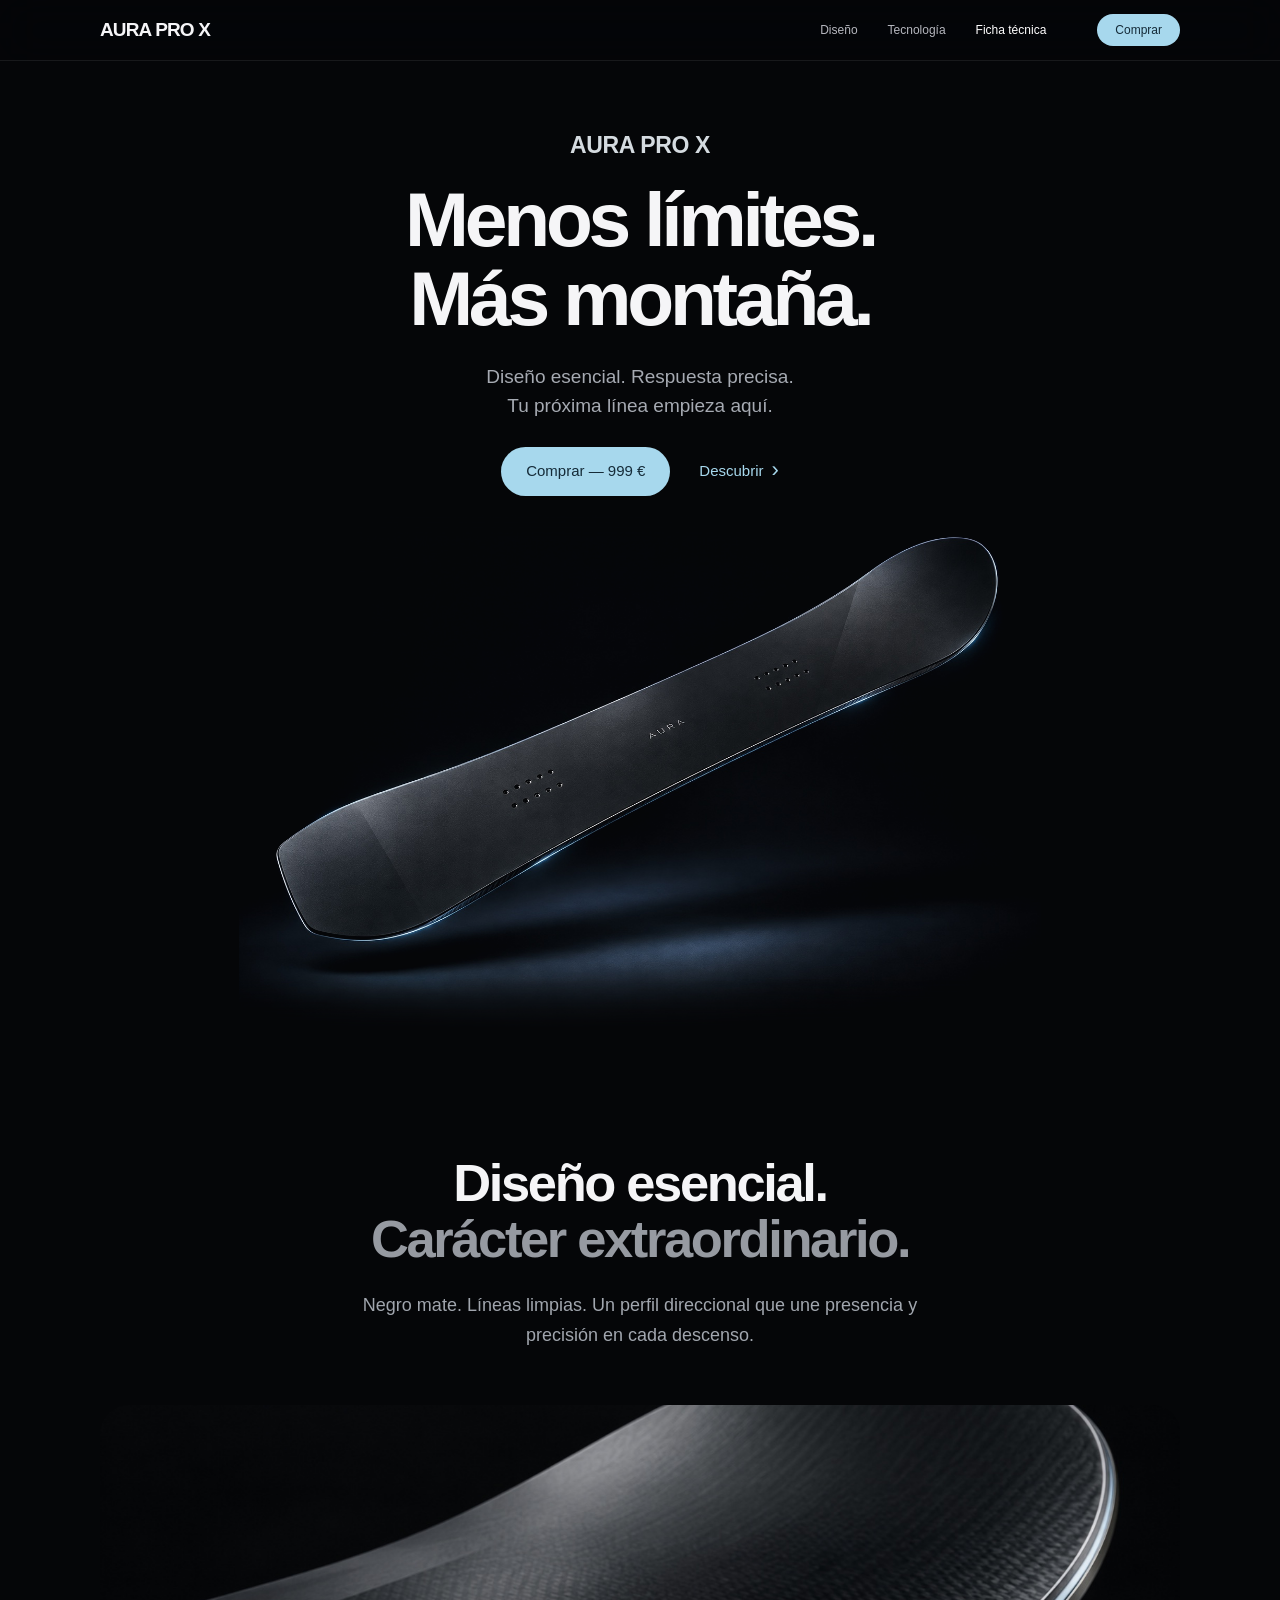
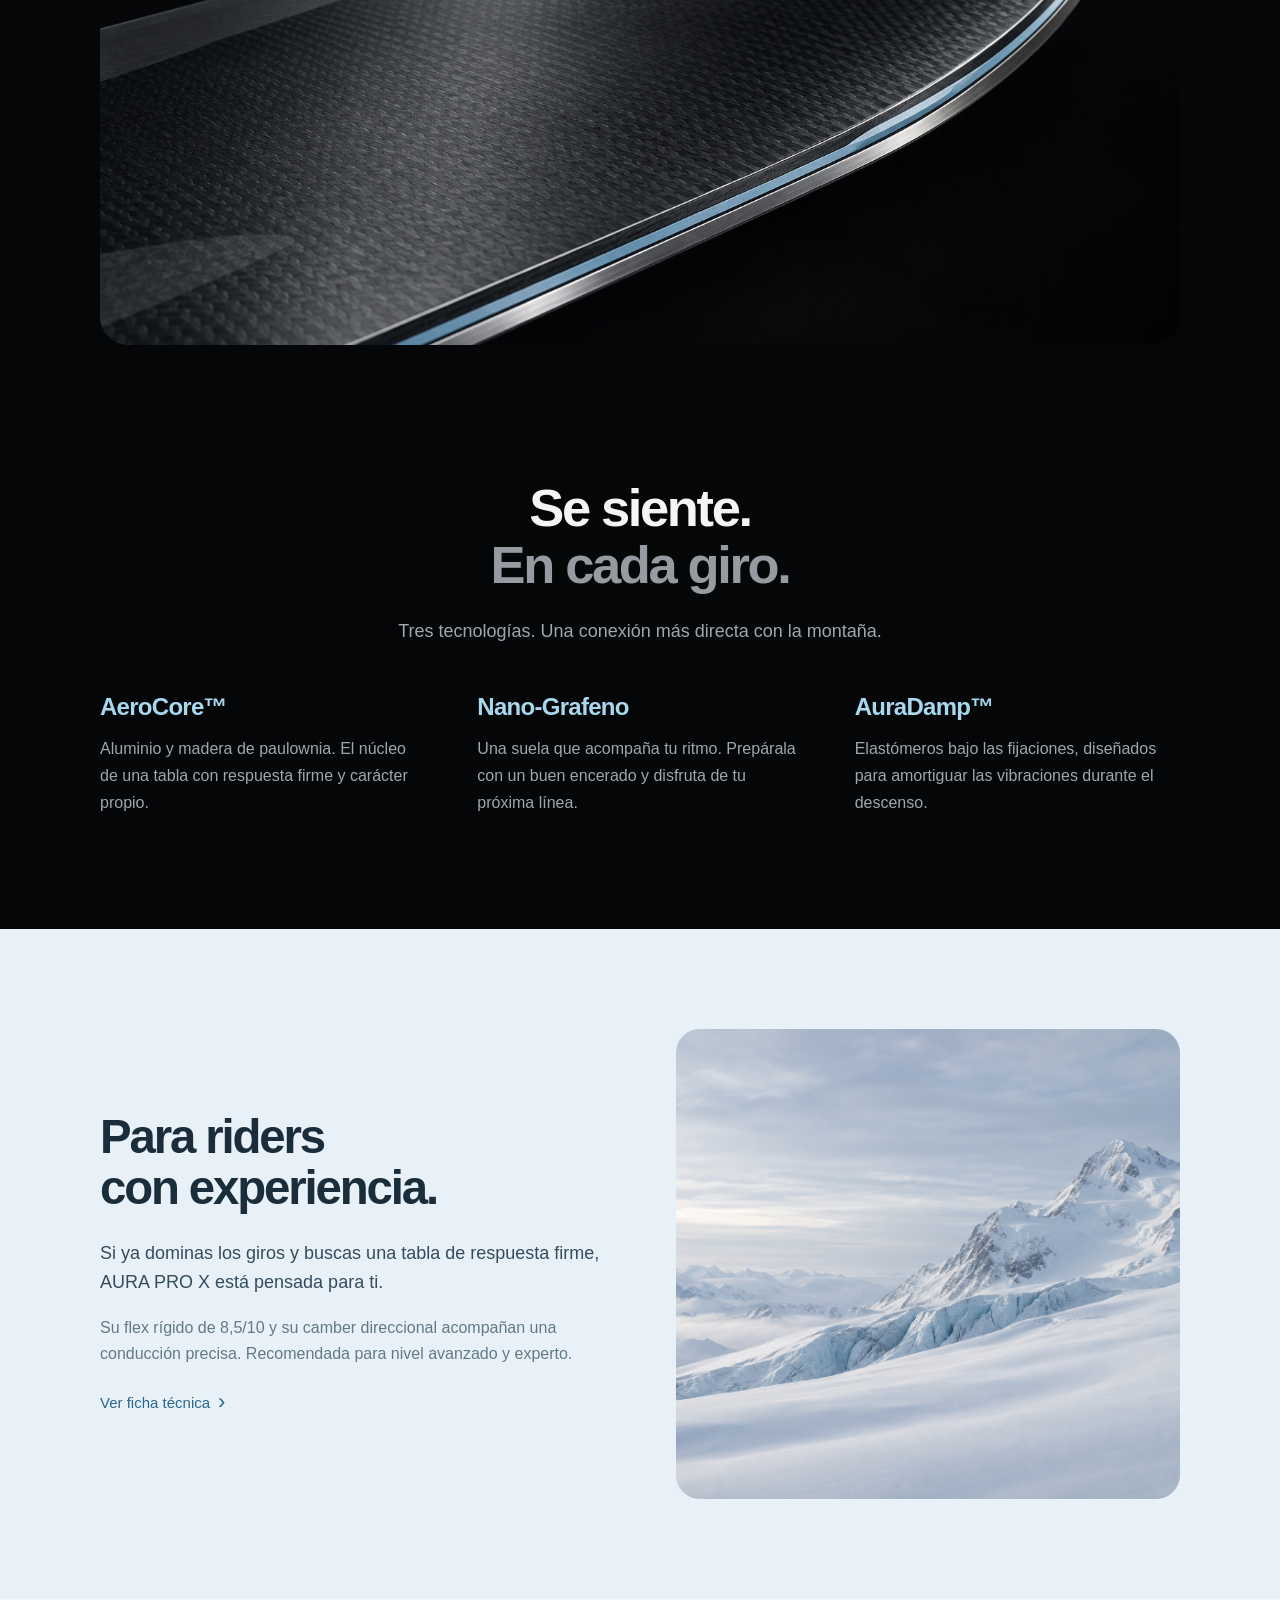
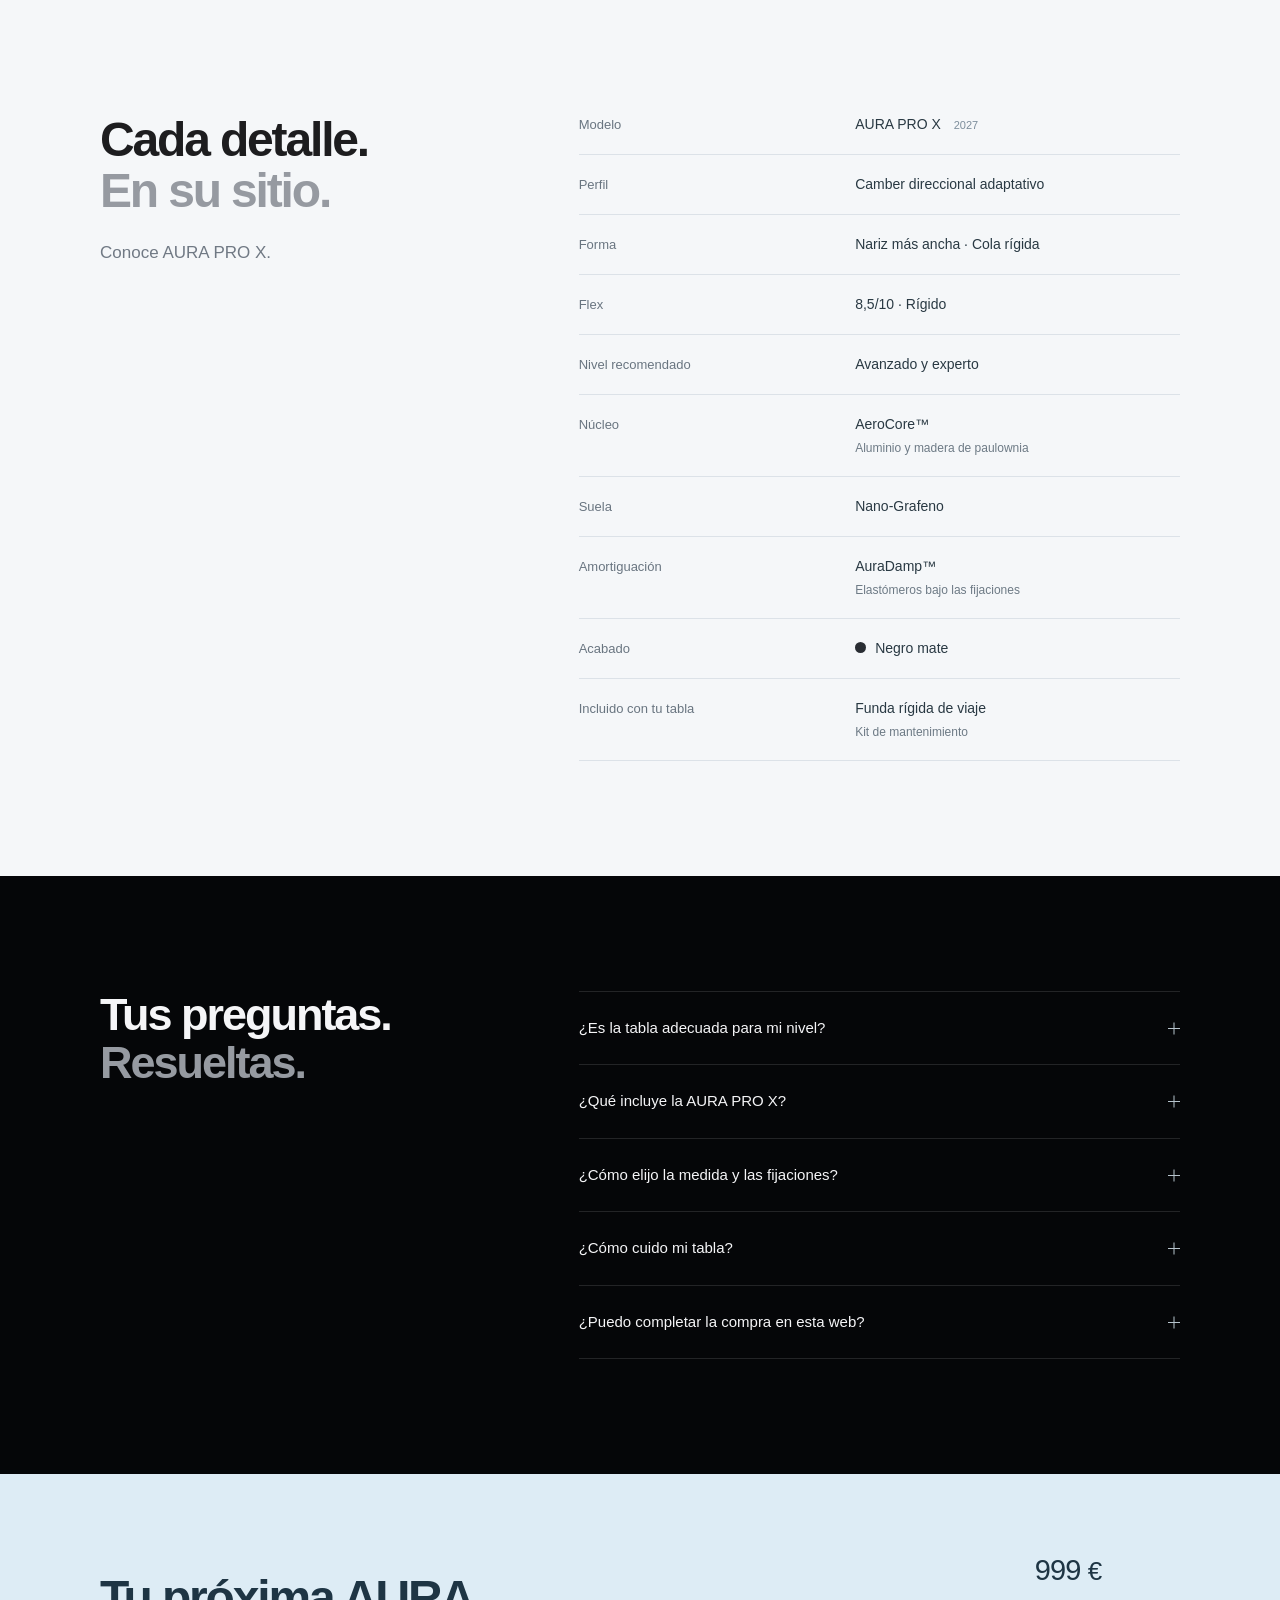
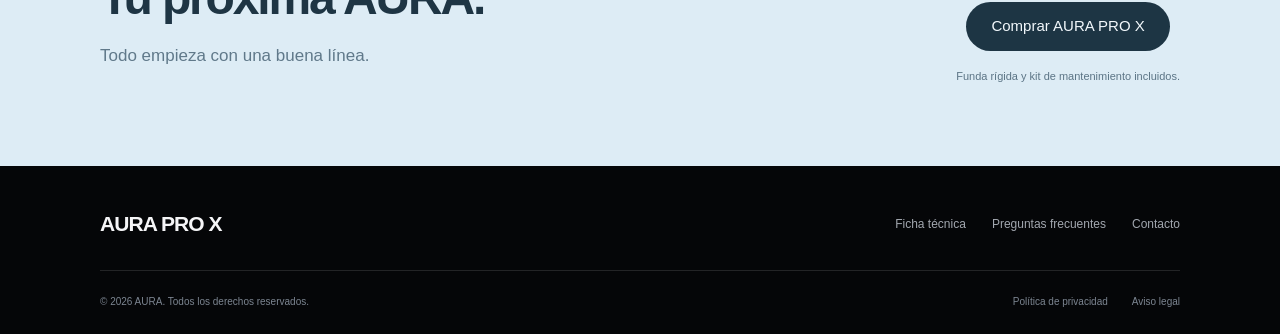
<file: index.html>
<!doctype html>
<html lang="es">
  <head>
    <meta charset="UTF-8" />
    <meta name="viewport" content="width=device-width, initial-scale=1.0" />
    <meta name="theme-color" content="#050608" />
    <meta
      name="description"
      content="Descubre AURA PRO X 2027: snowboard de camber direccional, flex rígido y acabado negro mate. Encuentra tu próxima línea."
    />
    <title>AURA PRO X — Menos límites. Más montaña.</title>
    <link rel="icon" href="assets/aura-mark.svg" type="image/svg+xml" />
    <link
      rel="preload"
      href="assets/aura-studio.jpg"
      as="image"
      fetchpriority="high"
    />
    <link href="css/bootstrap.min.css" rel="stylesheet" />
    <link rel="stylesheet" href="css/style.css" />
  </head>
  <body class="aura-home" data-bs-theme="dark">
    <a class="skip-link" href="#main">Saltar al contenido</a>
    <svg
      class="icon-library"
      xmlns="http://www.w3.org/2000/svg"
      aria-hidden="true"
    >
      <symbol id="i-arrow" viewBox="0 0 24 24">
        <path d="M4 12h15M13 5l7 7-7 7" />
      </symbol>
      <symbol id="i-diagonal" viewBox="0 0 24 24">
        <path d="M6 18 18 6M6 6h12v12" />
      </symbol>
      <symbol id="i-bag" viewBox="0 0 24 24">
        <path d="M5 7h14l1 14H4L5 7Z" />
        <path d="M9 8V6a3 3 0 0 1 6 0v2" />
      </symbol>
      <symbol id="i-close" viewBox="0 0 24 24">
        <path d="m6 6 12 12M6 18 18 6" />
      </symbol>
      <symbol id="i-check" viewBox="0 0 24 24">
        <path d="m5 12 4 4L19 6" />
      </symbol>
      <symbol id="i-mountain" viewBox="0 0 24 24">
        <path d="m2 20 8-15 5 9 3-5 5 11H2Z" />
        <path d="m7 11 3 2 3-2" />
      </symbol>
      <symbol id="i-box" viewBox="0 0 24 24">
        <path d="m3 7 9-4 9 4v10l-9 4-9-4V7Zm0 0 9 4 9-4M12 11v10M7 5l10 4" />
      </symbol>
      <symbol id="i-shield" viewBox="0 0 24 24">
        <path d="m12 3 8 3v6c0 5-8 9-8 9s-8-4-8-9V6l8-3Z" />
        <path d="m8 12 3 3 5-6" />
      </symbol>
    </svg>
    <nav
      id="navbar"
      class="navbar navbar-expand-lg fixed-top blur-header"
      aria-label="Navegación principal"
    >
      <div class="container-fluid page-width nav-inner">
        <a class="brand" href="#hero" aria-label="AURA PRO X, inicio"
          >AURA PRO X</a
        >
        <button
          class="navbar-toggler"
          type="button"
          data-bs-toggle="collapse"
          data-bs-target="#navbarNav"
          aria-controls="navbarNav"
          aria-expanded="false"
          aria-label="Abrir menú"
        >
          <span class="menu-lines" aria-hidden="true"></span>
        </button>
        <div class="collapse navbar-collapse" id="navbarNav">
          <ul class="navbar-nav mx-auto">
            <li class="nav-item">
              <a class="nav-link" data-section-link href="#design">Diseño</a>
            </li>
            <li class="nav-item">
              <a class="nav-link" data-section-link href="#tech">Tecnología</a>
            </li>
            <li class="nav-item">
              <a class="nav-link" data-section-link href="#specs"
                >Ficha técnica</a
              >
            </li>
          </ul>
        </div>
        <div class="nav-purchase">
          <button
            type="button"
            class="button button-small button-light"
            data-bs-toggle="modal"
            data-bs-target="#checkoutModal"
          >
            Comprar
          </button>
        </div>
      </div>
    </nav>
    <main id="main">
      <section class="hero" id="hero" aria-labelledby="heroTitle">
        <div class="page-width hero-content">
          <p class="eyebrow reveal">AURA PRO X</p>
          <h1 id="heroTitle" class="reveal delay-1">
            Menos límites.<br />Más montaña.
          </h1>
          <p class="hero-description reveal delay-2">
            Diseño esencial. Respuesta precisa.<br />Tu próxima línea empieza
            aquí.
          </p>
          <div class="hero-actions reveal delay-3">
            <button
              type="button"
              class="button button-accent"
              data-bs-toggle="modal"
              data-bs-target="#checkoutModal"
            >
              Comprar — 999 €
            </button>
            <a class="text-link" href="#design">Descubrir</a>
          </div>
        </div>
        <img
          class="hero-image"
          src="assets/aura-studio.jpg"
          alt="Snowboard AURA PRO X en negro mate con detalles azul glaciar"
          width="1536"
          height="1024"
          fetchpriority="high"
        />
      </section>
      <section
        class="section-space page-width"
        id="design"
        aria-labelledby="designTitle"
      >
        <div class="section-heading reveal">
          <h2 id="designTitle">
            Diseño esencial.<br /><span class="text-muted-aura"
              >Carácter extraordinario.</span
            >
          </h2>
          <p>
            Negro mate. Líneas limpias. Un perfil direccional que une presencia
            y precisión en cada descenso.
          </p>
        </div>
        <figure class="design-photo reveal">
          <img
            src="assets/aura-detail.jpg"
            alt="Detalle de la superficie negra mate y el canto azul glaciar de AURA PRO X"
            width="1536"
            height="1024"
            loading="lazy"
          />
        </figure>
      </section>
      <section
        class="technology-section section-space"
        id="tech"
        aria-labelledby="techTitle"
      >
        <div class="page-width">
          <div class="section-heading reveal">
            <h2 id="techTitle">
              Se siente.<br /><span class="text-muted-aura">En cada giro.</span>
            </h2>
            <p>Tres tecnologías. Una conexión más directa con la montaña.</p>
          </div>
          <div class="tech-grid">
            <article class="tech-card reveal">
              <div class="tech-copy">
                <h3>AeroCore™</h3>
                <p>
                  Aluminio y madera de paulownia. El núcleo de una tabla con
                  respuesta firme y carácter propio.
                </p>
              </div>
            </article>
            <article class="tech-card reveal delay-1">
              <div class="tech-copy">
                <h3>Nano-Grafeno</h3>
                <p>
                  Una suela que acompaña tu ritmo. Prepárala con un buen
                  encerado y disfruta de tu próxima línea.
                </p>
              </div>
            </article>
            <article class="tech-card reveal delay-2">
              <div class="tech-copy">
                <h3>AuraDamp™</h3>
                <p>
                  Elastómeros bajo las fijaciones, diseñados para amortiguar las
                  vibraciones durante el descenso.
                </p>
              </div>
            </article>
          </div>
        </div>
      </section>
      <section
        class="terrain-section"
        id="gallery"
        aria-labelledby="galleryTitle"
      >
        <div class="page-width terrain-layout">
          <div class="terrain-copy reveal">
            <h2 id="galleryTitle">Para riders<br />con experiencia.</h2>
            <p>
              Si ya dominas los giros y buscas una tabla de respuesta firme,
              AURA PRO X está pensada para ti.
            </p>
            <p class="rider-detail">
              Su flex rígido de 8,5/10 y su camber direccional acompañan una
              conducción precisa. Recomendada para nivel avanzado y experto.
            </p>
            <a class="text-link" href="#specs">Ver ficha técnica</a>
          </div>
          <figure class="terrain-photo reveal delay-1">
            <img
              src="assets/glacier-landscape.jpg"
              alt="Laderas nevadas y relieve de un glaciar alpino"
              width="1536"
              height="1024"
              loading="lazy"
            />
          </figure>
        </div>
      </section>
      <section
        class="specs-section section-space"
        id="specs"
        aria-labelledby="specsTitle"
      >
        <div class="page-width specs-layout">
          <div class="specs-intro reveal">
            <h2 id="specsTitle">
              Cada detalle.<br /><span class="text-muted-aura"
                >En su sitio.</span
              >
            </h2>
            <p>Conoce AURA PRO X.</p>
          </div>
          <dl class="spec-table reveal delay-1">
            <div>
              <dt>Modelo</dt>
              <dd>AURA PRO X <span class="spec-pill">2027</span></dd>
            </div>
            <div>
              <dt>Perfil</dt>
              <dd>Camber direccional adaptativo</dd>
            </div>
            <div>
              <dt>Forma</dt>
              <dd>Nariz más ancha · Cola rígida</dd>
            </div>
            <div>
              <dt>Flex</dt>
              <dd>8,5/10 · Rígido</dd>
            </div>
            <div>
              <dt>Nivel recomendado</dt>
              <dd>Avanzado y experto</dd>
            </div>
            <div>
              <dt>Núcleo</dt>
              <dd>AeroCore™<small>Aluminio y madera de paulownia</small></dd>
            </div>
            <div>
              <dt>Suela</dt>
              <dd>Nano-Grafeno</dd>
            </div>
            <div>
              <dt>Amortiguación</dt>
              <dd>AuraDamp™<small>Elastómeros bajo las fijaciones</small></dd>
            </div>
            <div>
              <dt>Acabado</dt>
              <dd>
                <span class="color-swatch" aria-hidden="true"></span>Negro mate
              </dd>
            </div>
            <div>
              <dt>Incluido con tu tabla</dt>
              <dd>Funda rígida de viaje<small>Kit de mantenimiento</small></dd>
            </div>
          </dl>
        </div>
      </section>
      <section
        class="faq-section section-space page-width"
        id="faq"
        aria-labelledby="faqTitle"
      >
        <div class="faq-intro reveal">
          <h2 id="faqTitle">
            Tus preguntas.<br /><span class="text-muted-aura">Resueltas.</span>
          </h2>
        </div>
        <div class="faq-list reveal">
          <details>
            <summary>
              ¿Es la tabla adecuada para mi nivel?<span
                aria-hidden="true"
              ></span>
            </summary>
            <p>
              AURA PRO X está pensada para riders avanzados y expertos. Su flex
              rígido de 8,5/10 ofrece una conducción firme y exige una técnica
              consolidada. Si estás empezando, una tabla más flexible puede
              adaptarse mejor a ti.
            </p>
          </details>
          <details>
            <summary>
              ¿Qué incluye la AURA PRO X?<span aria-hidden="true"></span>
            </summary>
            <p>
              Tu tabla incluye una funda rígida de viaje y un kit de
              mantenimiento para cuidarla entre jornadas de nieve.
            </p>
          </details>
          <details>
            <summary>
              ¿Cómo elijo la medida y las fijaciones?<span
                aria-hidden="true"
              ></span>
            </summary>
            <p>
              Depende de tu peso, tu talla de bota y tu forma de deslizarte.
              Antes de comprar, confirma las medidas disponibles y la
              compatibilidad de tus fijaciones con nuestro equipo.
            </p>
          </details>
          <details>
            <summary>
              ¿Cómo cuido mi tabla?<span aria-hidden="true"></span>
            </summary>
            <p>
              Sécala después de usarla y guárdala en un lugar seco. Revisa los
              cantos y las fijaciones con regularidad, y encera la suela según
              su estado y las condiciones de nieve.
            </p>
          </details>
          <details>
            <summary>
              ¿Puedo completar la compra en esta web?<span
                aria-hidden="true"
              ></span>
            </summary>
            <p>
              La compra online estará disponible próximamente. Por ahora puedes
              abrir la cesta y revisar tus datos. No se envía ningún pedido, no
              se guardan tus datos y no se realiza ningún cobro.
            </p>
          </details>
        </div>
      </section>
      <section class="buy-section" id="buy" aria-labelledby="buyTitle">
        <div class="page-width buy-inner reveal">
          <div>
            <h2 id="buyTitle">Tu próxima AURA.</h2>
            <p>Todo empieza con una buena línea.</p>
          </div>
          <div class="buy-action">
            <span class="buy-price">999 <span>€</span></span>
            <button
              type="button"
              class="button button-dark"
              data-bs-toggle="modal"
              data-bs-target="#checkoutModal"
            >
              Comprar AURA PRO X
            </button>
            <span class="buy-included"
              >Funda rígida y kit de mantenimiento incluidos.</span
            >
          </div>
        </div>
      </section>
    </main>
    <footer class="site-footer">
      <div class="page-width">
        <div class="footer-top">
          <a class="brand footer-brand" href="#hero">AURA PRO X</a>
          <div class="footer-links">
            <a href="#specs">Ficha técnica</a>
            <a href="#faq">Preguntas frecuentes</a>
            <button
              type="button"
              data-bs-toggle="modal"
              data-bs-target="#contactoModal"
            >
              Contacto
            </button>
          </div>
        </div>
        <div class="footer-bottom">
          <span>© 2026 AURA. Todos los derechos reservados.</span>
          <div>
            <a href="politicadeprivacidad.html">Política de privacidad</a>
            <a href="avisolegal.html">Aviso legal</a>
          </div>
        </div>
      </div>
    </footer>
    <div
      class="modal fade checkout-modal"
      id="checkoutModal"
      tabindex="-1"
      aria-labelledby="checkoutTitle"
      aria-describedby="checkoutNotice"
      aria-hidden="true"
    >
      <div class="modal-dialog modal-dialog-centered modal-xl">
        <div class="modal-content checkout-shell">
          <button
            type="button"
            class="modal-close"
            data-bs-dismiss="modal"
            aria-label="Cerrar cesta"
          >
            <svg class="icon" aria-hidden="true"><use href="#i-close" /></svg>
          </button>
          <aside class="order-summary" aria-label="Resumen de la cesta">
            <div class="cart-product-stage">
              <img
                src="assets/aura-studio.jpg"
                alt="AURA PRO X en negro mate con detalles azul glaciar"
                width="1536"
                height="1024"
              />
            </div>
            <div class="cart-product-title">
              <div>
                <h3>AURA PRO X</h3>
                <p>Negro mate · 1 unidad</p>
              </div>
              <strong>999 €</strong>
            </div>
            <div class="cart-includes">
              <span
                >Incluye funda rígida de viaje<br />y kit de
                mantenimiento.</span
              >
            </div>
            <div class="order-totals">
              <div><span>Subtotal · 1 artículo</span><span>999 €</span></div>
              <div><span>Envío</span><span>Por confirmar</span></div>
              <div class="order-total">
                <span>Precio del producto</span><strong>999 €</strong>
              </div>
            </div>
            <p class="summary-note">
              Sin pagos ni cargos en esta vista previa.
            </p>
          </aside>
          <div class="checkout-main">
            <div id="checkoutEntry">
              <h2 id="checkoutTitle">Tu cesta.</h2>
              <p class="checkout-intro">
                AURA PRO X. Lista para tu próxima línea.
              </p>
              <p class="preview-notice" id="checkoutNotice">
                Compra online próximamente. Puedes revisar tus datos; todavía no
                se enviará ningún pedido.
              </p>
              <form id="checkoutForm" novalidate>
                <fieldset>
                  <legend>Datos de contacto</legend>
                  <div class="form-grid">
                    <div class="form-field full-width">
                      <label for="fullName"
                        >Nombre y apellidos <span>*</span></label
                      ><input
                        id="fullName"
                        name="fullName"
                        type="text"
                        autocomplete="name"
                        placeholder="Tu nombre completo"
                        required
                        maxlength="100"
                        aria-describedby="fullName-error"
                      />
                      <p class="field-error" id="fullName-error"></p>
                    </div>
                    <div class="form-field">
                      <label for="email"
                        >Correo electrónico <span>*</span></label
                      ><input
                        id="email"
                        name="email"
                        type="email"
                        autocomplete="email"
                        placeholder="tu@email.com"
                        required
                        maxlength="254"
                        aria-describedby="email-error"
                      />
                      <p class="field-error" id="email-error"></p>
                    </div>
                    <div class="form-field">
                      <label for="phone"
                        >Teléfono
                        <span class="optional">(opcional)</span></label
                      ><input
                        id="phone"
                        name="phone"
                        type="tel"
                        autocomplete="tel"
                        placeholder="+34 600 000 000"
                        maxlength="30"
                        aria-describedby="phone-error"
                      />
                      <p class="field-error" id="phone-error"></p>
                    </div>
                  </div>
                </fieldset>
                <fieldset>
                  <legend>Dirección de envío</legend>
                  <div class="form-grid">
                    <div class="form-field full-width">
                      <label for="address">Dirección <span>*</span></label
                      ><input
                        id="address"
                        name="address"
                        type="text"
                        autocomplete="street-address"
                        placeholder="Calle, número, piso…"
                        required
                        maxlength="200"
                        aria-describedby="address-error"
                      />
                      <p class="field-error" id="address-error"></p>
                    </div>
                    <div class="form-field">
                      <label for="postalCode"
                        >Código postal <span>*</span></label
                      ><input
                        id="postalCode"
                        name="postalCode"
                        type="text"
                        autocomplete="postal-code"
                        placeholder="28001"
                        required
                        maxlength="12"
                        aria-describedby="postalCode-error"
                      />
                      <p class="field-error" id="postalCode-error"></p>
                    </div>
                    <div class="form-field">
                      <label for="city">Ciudad <span>*</span></label
                      ><input
                        id="city"
                        name="city"
                        type="text"
                        autocomplete="address-level2"
                        placeholder="Madrid"
                        required
                        maxlength="100"
                        aria-describedby="city-error"
                      />
                      <p class="field-error" id="city-error"></p>
                    </div>
                    <div class="form-field full-width">
                      <label for="country">País <span>*</span></label
                      ><input
                        id="country"
                        name="country"
                        type="text"
                        autocomplete="country-name"
                        value="España"
                        required
                        maxlength="80"
                        aria-describedby="country-error"
                      />
                      <p class="field-error" id="country-error"></p>
                    </div>
                  </div>
                </fieldset>
                <div class="consent-field">
                  <div class="consent-line">
                    <input
                      id="privacy"
                      name="privacy"
                      type="checkbox"
                      required
                      aria-describedby="privacy-error"
                    />
                    <div>
                      <label for="privacy"
                        >He leído y acepto la política de privacidad.
                        <span>*</span></label
                      ><a
                        href="politicadeprivacidad.html"
                        target="_blank"
                        rel="noopener"
                        >Leer la política de privacidad
                        <span class="visually-hidden"
                          >(se abre en una pestaña nueva)</span
                        ><span aria-hidden="true">↗</span></a
                      >
                    </div>
                  </div>
                  <p class="field-error" id="privacy-error"></p>
                </div>
                <button
                  type="submit"
                  class="button button-accent checkout-submit"
                >
                  Revisar mi selección
                  <svg class="icon" aria-hidden="true">
                    <use href="#i-arrow" />
                  </svg>
                </button>
                <p class="form-footnote">
                  * Campos obligatorios. Tus datos no se envían ni se guardan.
                </p>
              </form>
            </div>
            <div class="checkout-review" id="checkoutReview" hidden>
              <span class="review-check"
                ><svg class="icon" aria-hidden="true">
                  <use href="#i-check" /></svg
              ></span>
              <h2 id="reviewTitle" tabindex="-1">Tu selección está lista.</h2>
              <p>
                Revisa los datos que has introducido. Todavía no se ha realizado
                ningún pedido ni cobro.
              </p>
              <dl class="review-details">
                <div>
                  <dt>Nombre</dt>
                  <dd data-review="fullName"></dd>
                </div>
                <div>
                  <dt>Email</dt>
                  <dd data-review="email"></dd>
                </div>
                <div>
                  <dt>Teléfono</dt>
                  <dd data-review="phone"></dd>
                </div>
                <div>
                  <dt>Dirección</dt>
                  <dd>
                    <span data-review="address"></span><br /><span
                      data-review="postalCode"
                    ></span>
                    <span data-review="city"></span><br /><span
                      data-review="country"
                    ></span>
                  </dd>
                </div>
              </dl>
              <p class="preview-notice">
                Esta es una vista previa. La compra online aún no está
                disponible. Tus datos permanecen únicamente en este formulario
                hasta que recargues o cierres la página.
              </p>
              <button type="button" id="editOrder" class="button button-accent">
                Editar mis datos
                <svg class="icon" aria-hidden="true">
                  <use href="#i-arrow" />
                </svg></button
              ><button
                type="button"
                class="review-back"
                id="closeReview"
                data-bs-dismiss="modal"
              >
                Seguir explorando
              </button>
            </div>
          </div>
        </div>
      </div>
    </div>
    <div
      class="modal fade contact-modal"
      id="contactoModal"
      tabindex="-1"
      aria-labelledby="contactTitle"
      aria-hidden="true"
    >
      <div class="modal-dialog modal-dialog-centered">
        <div class="modal-content contact-content">
          <button
            type="button"
            class="modal-close"
            data-bs-dismiss="modal"
            aria-label="Cerrar contacto"
          >
            <svg class="icon" aria-hidden="true"><use href="#i-close" /></svg>
          </button>
          <p class="eyebrow muted">HABLEMOS DE TU PRÓXIMA LÍNEA</p>
          <h2 id="contactTitle">Estamos al otro lado.</h2>
          <p>¿Dudas sobre la tabla, las medidas o su cuidado? Escríbenos.</p>
          <a class="contact-email" href="mailto:hello@aurasports.com"
            >hello@aurasports.com
            <svg class="icon" aria-hidden="true">
              <use href="#i-diagonal" /></svg></a
          ><span class="contact-footnote"
            >Elige tu equipo con toda la información.</span
          >
        </div>
      </div>
    </div>
    <noscript
      ><div class="noscript-notice">
        Activa JavaScript para abrir la cesta y comprobar el formulario.
      </div></noscript
    >
    <script src="js/bootstrap.bundle.min.js"></script>
    <script src="js/script.js"></script>
  </body>
</html>
</file>
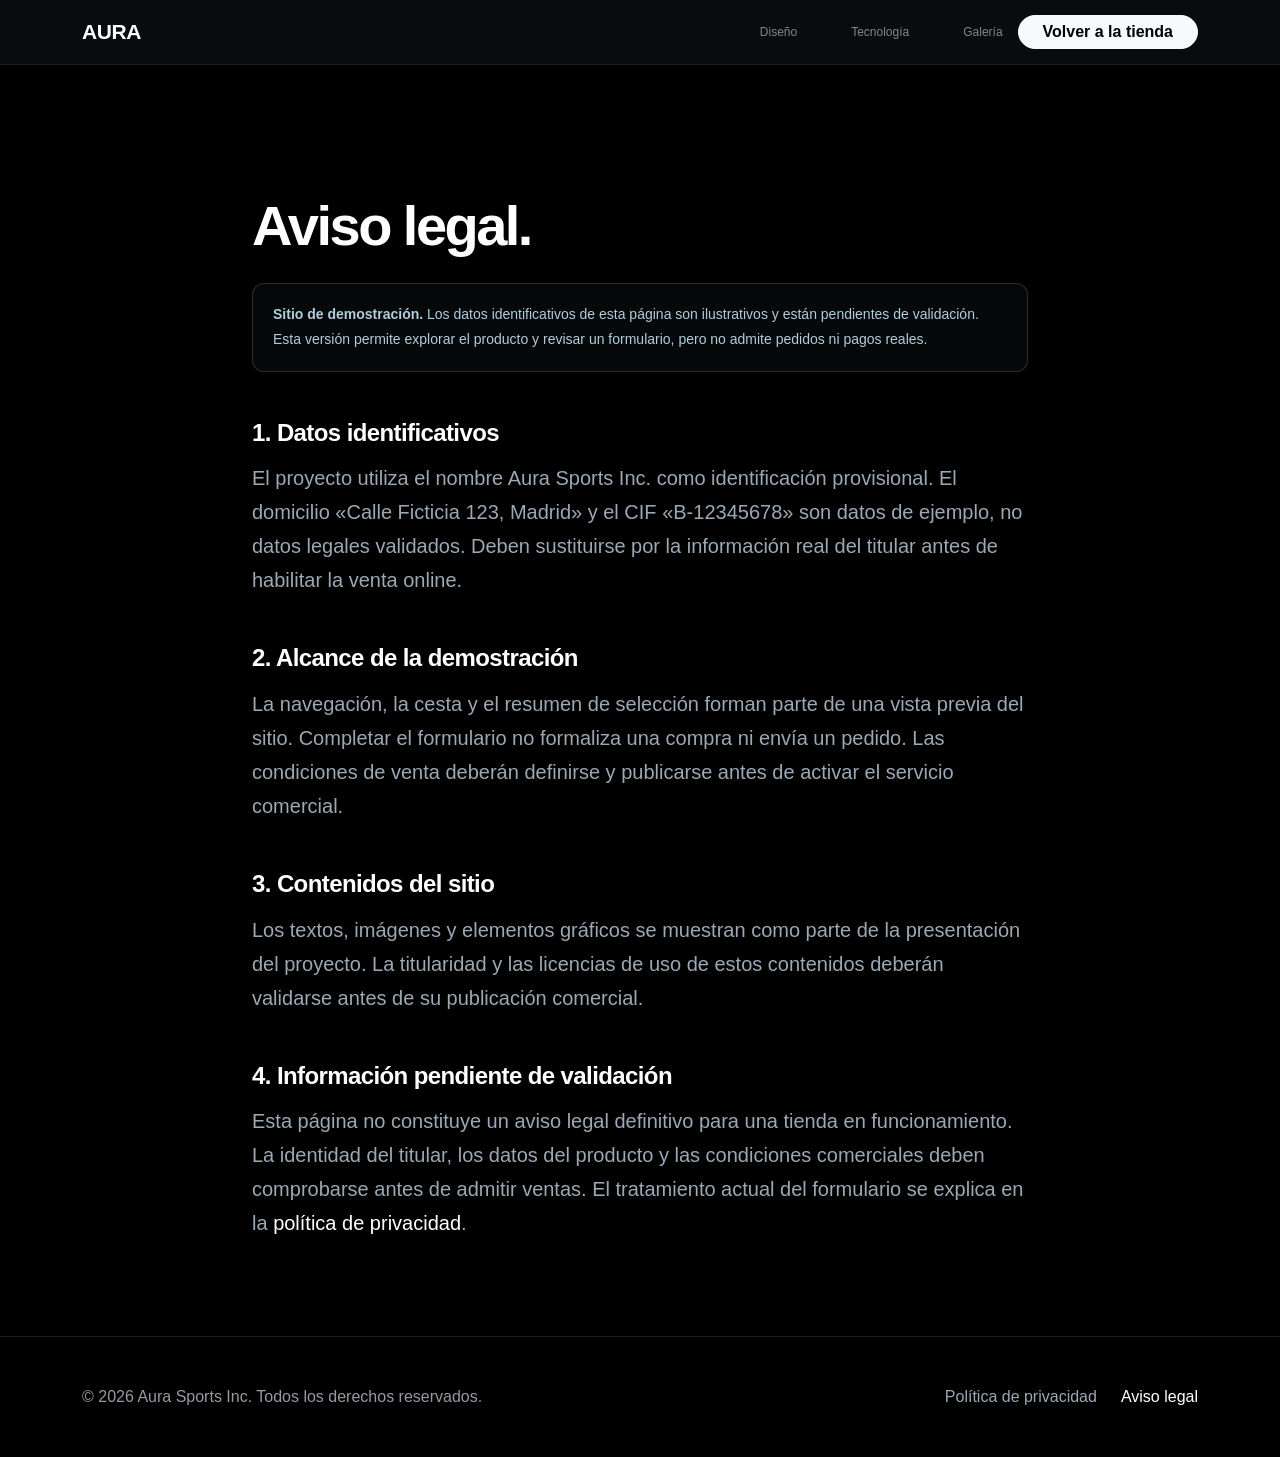
<file: avisolegal.html>
<!doctype html>
<html lang="es">
  <head>
    <meta charset="UTF-8" />
    <meta name="viewport" content="width=device-width, initial-scale=1.0" />
    <title>Aviso legal — AURA PRO X</title>
    <link href="css/bootstrap.css" rel="stylesheet" />
    <link rel="stylesheet" href="css/style.css" />
  </head>
  <body class="text-light bg-black" data-bs-theme="dark">
    <!-- Encabezado fijo (с измененными ссылками на главную) -->
    <nav
      id="navbar"
      class="navbar navbar-expand-md fixed-top blur-header scrolled"
    >
      <div class="container">
        <a
          class="navbar-brand fw-bold tracking-wide text-white"
          href="index.html"
          >AURA</a
        >
        <button
          class="navbar-toggler border-0"
          type="button"
          data-bs-toggle="collapse"
          data-bs-target="#navbarNav"
        >
          <span class="navbar-toggler-icon"></span>
        </button>
        <div
          class="collapse navbar-collapse justify-content-center"
          id="navbarNav"
        >
          <ul class="navbar-nav gap-4">
            <li class="nav-item">
              <a
                class="nav-link text-white-50 hover-text-white"
                href="index.html#design"
                >Diseño</a
              >
            </li>
            <li class="nav-item">
              <a
                class="nav-link text-white-50 hover-text-white"
                href="index.html#tech"
                >Tecnología</a
              >
            </li>
            <li class="nav-item">
              <a
                class="nav-link text-white-50 hover-text-white"
                href="index.html#gallery"
                >Galería</a
              >
            </li>
          </ul>
        </div>
        <a
          href="index.html#buy"
          class="btn btn-light rounded-pill px-4 py-1 fw-semibold d-none d-md-block btn-buy-nav text-black"
          >Volver a la tienda</a
        >
      </div>
    </nav>

    <main class="pt-5 mt-5">
      <div class="container py-5" style="max-width: 800px">
        <h1 class="display-4 fw-bold mb-4 tracking-tight text-white mt-5">
          Aviso legal.
        </h1>
        <p class="legal-preview-note mb-5">
          <strong>Sitio de demostración.</strong> Los datos identificativos de
          esta página son ilustrativos y están pendientes de validación. Esta
          versión permite explorar el producto y revisar un formulario, pero no
          admite pedidos ni pagos reales.
        </p>

        <div class="mb-5">
          <h3 class="fw-bold text-white mb-3">1. Datos identificativos</h3>
          <p class="text-secondary fs-5" style="line-height: 1.7">
            El proyecto utiliza el nombre Aura Sports Inc. como identificación
            provisional. El domicilio «Calle Ficticia 123, Madrid» y el CIF
            «B-12345678» son datos de ejemplo, no datos legales validados. Deben
            sustituirse por la información real del titular antes de habilitar
            la venta online.
          </p>
        </div>

        <div class="mb-5">
          <h3 class="fw-bold text-white mb-3">2. Alcance de la demostración</h3>
          <p class="text-secondary fs-5" style="line-height: 1.7">
            La navegación, la cesta y el resumen de selección forman parte de
            una vista previa del sitio. Completar el formulario no formaliza una
            compra ni envía un pedido. Las condiciones de venta deberán
            definirse y publicarse antes de activar el servicio comercial.
          </p>
        </div>

        <div class="mb-5">
          <h3 class="fw-bold text-white mb-3">3. Contenidos del sitio</h3>
          <p class="text-secondary fs-5" style="line-height: 1.7">
            Los textos, imágenes y elementos gráficos se muestran como parte de
            la presentación del proyecto. La titularidad y las licencias de uso
            de estos contenidos deberán validarse antes de su publicación
            comercial.
          </p>
        </div>

        <div class="mb-5">
          <h3 class="fw-bold text-white mb-3">
            4. Información pendiente de validación
          </h3>
          <p class="text-secondary fs-5" style="line-height: 1.7">
            Esta página no constituye un aviso legal definitivo para una tienda
            en funcionamiento. La identidad del titular, los datos del producto
            y las condiciones comerciales deben comprobarse antes de admitir
            ventas. El tratamiento actual del formulario se explica en la
            <a href="politicadeprivacidad.html" class="text-white"
              >política de privacidad</a
            >.
          </p>
        </div>
      </div>
    </main>

    <footer
      class="py-5 text-secondary fs-6 text-center text-md-start bg-black border-top border-secondary border-opacity-25"
    >
      <div class="container">
        <div
          class="d-flex flex-column flex-md-row justify-content-between align-items-center"
        >
          <p class="mb-3 mb-md-0">
            © 2026 Aura Sports Inc. Todos los derechos reservados.
          </p>
          <div class="d-flex gap-4">
            <a
              href="politicadeprivacidad.html"
              class="text-secondary text-decoration-none hover-text-white"
              >Política de privacidad</a
            >
            <a href="avisolegal.html" class="text-white text-decoration-none"
              >Aviso legal</a
            >
          </div>
        </div>
      </div>
    </footer>

    <script src="js/bootstrap.bundle.js"></script>
  </body>
</html>
</file>
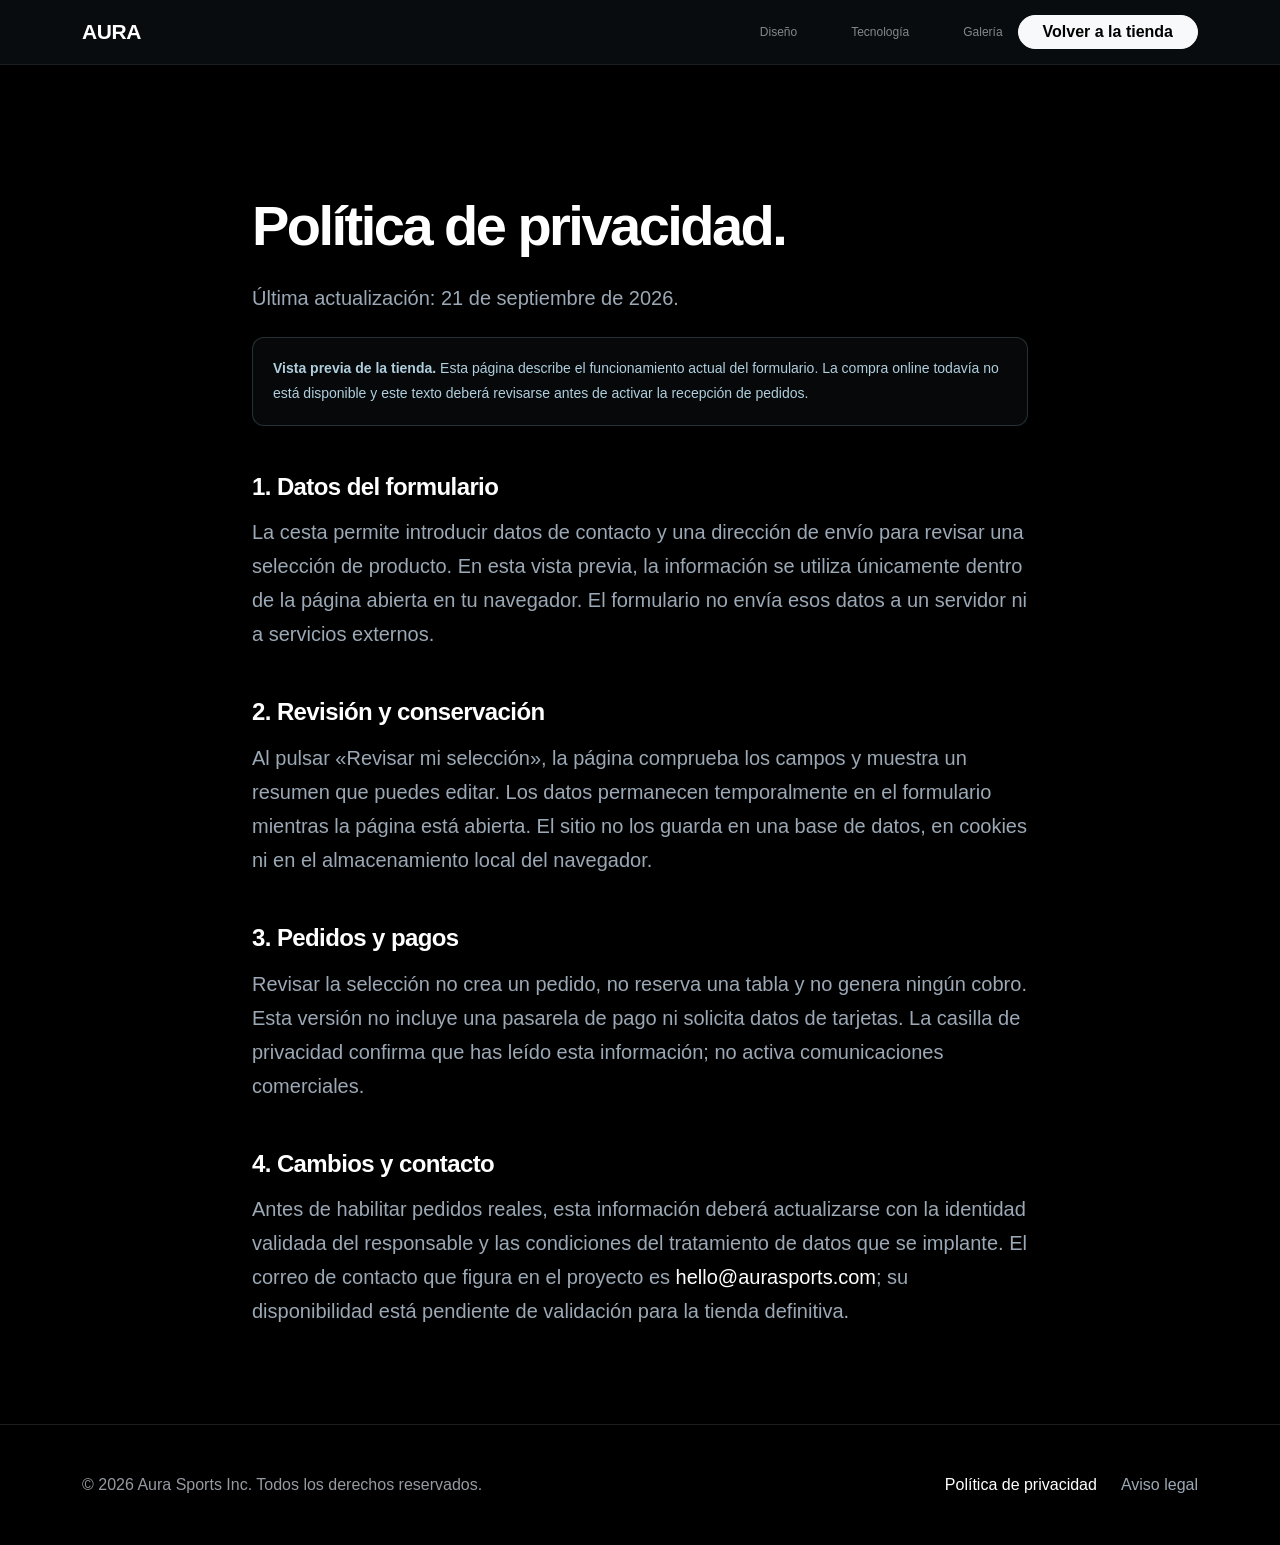
<file: politicadeprivacidad.html>
<!doctype html>
<html lang="es">
  <head>
    <meta charset="UTF-8" />
    <meta name="viewport" content="width=device-width, initial-scale=1.0" />
    <title>Política de privacidad — AURA PRO X</title>
    <link href="css/bootstrap.css" rel="stylesheet" />
    <link rel="stylesheet" href="css/style.css" />
  </head>
  <body class="text-light bg-black" data-bs-theme="dark">
    <!-- Encabezado fijo (с измененными ссылками на главную) -->
    <nav
      id="navbar"
      class="navbar navbar-expand-md fixed-top blur-header scrolled"
    >
      <div class="container">
        <a
          class="navbar-brand fw-bold tracking-wide text-white"
          href="index.html"
          >AURA</a
        >
        <button
          class="navbar-toggler border-0"
          type="button"
          data-bs-toggle="collapse"
          data-bs-target="#navbarNav"
        >
          <span class="navbar-toggler-icon"></span>
        </button>
        <div
          class="collapse navbar-collapse justify-content-center"
          id="navbarNav"
        >
          <ul class="navbar-nav gap-4">
            <li class="nav-item">
              <a
                class="nav-link text-white-50 hover-text-white"
                href="index.html#design"
                >Diseño</a
              >
            </li>
            <li class="nav-item">
              <a
                class="nav-link text-white-50 hover-text-white"
                href="index.html#tech"
                >Tecnología</a
              >
            </li>
            <li class="nav-item">
              <a
                class="nav-link text-white-50 hover-text-white"
                href="index.html#gallery"
                >Galería</a
              >
            </li>
          </ul>
        </div>
        <a
          href="index.html#buy"
          class="btn btn-light rounded-pill px-4 py-1 fw-semibold d-none d-md-block btn-buy-nav text-black"
          >Volver a la tienda</a
        >
      </div>
    </nav>

    <main class="pt-5 mt-5">
      <div class="container py-5" style="max-width: 800px">
        <h1 class="display-4 fw-bold mb-4 tracking-tight text-white mt-5">
          Política de privacidad.
        </h1>
        <p class="text-secondary fs-5 mb-4">
          Última actualización: 21 de septiembre de 2026.
        </p>
        <p class="legal-preview-note mb-5">
          <strong>Vista previa de la tienda.</strong> Esta página describe el
          funcionamiento actual del formulario. La compra online todavía no está
          disponible y este texto deberá revisarse antes de activar la recepción
          de pedidos.
        </p>

        <div class="mb-5">
          <h3 class="fw-bold text-white mb-3">1. Datos del formulario</h3>
          <p class="text-secondary fs-5" style="line-height: 1.7">
            La cesta permite introducir datos de contacto y una dirección de
            envío para revisar una selección de producto. En esta vista previa,
            la información se utiliza únicamente dentro de la página abierta en
            tu navegador. El formulario no envía esos datos a un servidor ni a
            servicios externos.
          </p>
        </div>

        <div class="mb-5">
          <h3 class="fw-bold text-white mb-3">2. Revisión y conservación</h3>
          <p class="text-secondary fs-5" style="line-height: 1.7">
            Al pulsar «Revisar mi selección», la página comprueba los campos y
            muestra un resumen que puedes editar. Los datos permanecen
            temporalmente en el formulario mientras la página está abierta. El
            sitio no los guarda en una base de datos, en cookies ni en el
            almacenamiento local del navegador.
          </p>
        </div>

        <div class="mb-5">
          <h3 class="fw-bold text-white mb-3">3. Pedidos y pagos</h3>
          <p class="text-secondary fs-5" style="line-height: 1.7">
            Revisar la selección no crea un pedido, no reserva una tabla y no
            genera ningún cobro. Esta versión no incluye una pasarela de pago ni
            solicita datos de tarjetas. La casilla de privacidad confirma que
            has leído esta información; no activa comunicaciones comerciales.
          </p>
        </div>

        <div class="mb-5">
          <h3 class="fw-bold text-white mb-3">4. Cambios y contacto</h3>
          <p class="text-secondary fs-5" style="line-height: 1.7">
            Antes de habilitar pedidos reales, esta información deberá
            actualizarse con la identidad validada del responsable y las
            condiciones del tratamiento de datos que se implante. El correo de
            contacto que figura en el proyecto es
            <a href="mailto:hello@aurasports.com" class="text-white"
              >hello@aurasports.com</a
            >; su disponibilidad está pendiente de validación para la tienda
            definitiva.
          </p>
        </div>
      </div>
    </main>

    <footer
      class="py-5 text-secondary fs-6 text-center text-md-start bg-black border-top border-secondary border-opacity-25"
    >
      <div class="container">
        <div
          class="d-flex flex-column flex-md-row justify-content-between align-items-center"
        >
          <p class="mb-3 mb-md-0">
            © 2026 Aura Sports Inc. Todos los derechos reservados.
          </p>
          <div class="d-flex gap-4">
            <a
              href="politicadeprivacidad.html"
              class="text-white text-decoration-none"
              >Política de privacidad</a
            >
            <a
              href="avisolegal.html"
              class="text-secondary text-decoration-none hover-text-white"
              >Aviso legal</a
            >
          </div>
        </div>
      </div>
    </footer>

    <script src="js/bootstrap.bundle.js"></script>
  </body>
</html>
</file>
<file: css/style.css>
/* AURA — Quiet form. Glacier blue. Native San Francisco typography. */
:root {
  --aura-bg: #050608;
  --aura-surface: #101114;
  --aura-text: #f5f5f7;
  --aura-muted: #969aa1;
  --aura-line: rgba(255, 255, 255, 0.12);
  --aura-accent: #a7d8ed;
  --aura-ink: #152b38;
  --aura-paper: #f5f7f9;
}
* {
  box-sizing: border-box;
}
html {
  scroll-behavior: smooth;
  scroll-padding-top: 75px;
}
body {
  margin: 0;
  background: var(--aura-bg);
  color: var(--aura-text);
  font-family:
    -apple-system, BlinkMacSystemFont, "SF Pro Display", "SF Pro Text",
    "Helvetica Neue", Arial, sans-serif;
  -webkit-font-smoothing: antialiased;
  line-height: 1.5;
}
::selection {
  background: var(--aura-accent);
  color: var(--aura-ink);
}
a {
  color: inherit;
  text-decoration: none;
}
button,
input {
  font: inherit;
}
button,
a,
input,
summary {
  -webkit-tap-highlight-color: transparent;
}
button {
  cursor: pointer;
}
img {
  max-width: 100%;
}
h1,
h2,
h3,
p,
figure {
  margin-top: 0;
}
h1,
h2,
h3 {
  line-height: 1.07;
  letter-spacing: -0.045em;
}
h2 {
  font-size: clamp(38px, 4.1vw, 60px);
  font-weight: 600;
  margin-bottom: 0;
}
h3 {
  font-weight: 600;
}
p {
  color: var(--aura-muted);
}
a:focus-visible,
button:focus-visible,
input:focus-visible,
summary:focus-visible {
  outline: 2px solid var(--aura-accent);
  outline-offset: 5px;
}
:where(main, section)[tabindex="-1"]:focus {
  outline: none;
}
.page-width {
  width: min(100% - 96px, 1080px);
  margin-inline: auto;
}
.section-space {
  padding-block: 115px;
}
.eyebrow {
  font-size: 16px;
  font-weight: 500;
  letter-spacing: -0.015em;
  color: inherit;
  margin-bottom: 18px;
}
.muted,
.text-muted-aura {
  color: var(--aura-muted);
}
.icon {
  width: 21px;
  height: 21px;
  flex-shrink: 0;
  fill: none;
  stroke: currentColor;
  stroke-width: 1.5;
  stroke-linecap: round;
  stroke-linejoin: round;
}
.icon-library {
  position: absolute;
  width: 0;
  height: 0;
  overflow: hidden;
}
.skip-link {
  position: fixed;
  z-index: 2000;
  top: 10px;
  left: 10px;
  padding: 12px 20px;
  border-radius: 20px;
  background: var(--aura-accent);
  color: var(--aura-ink);
  transform: translateY(-160%);
}
.skip-link:focus {
  transform: translateY(0);
}
/* A restrained, translucent product navigation. */
.blur-header {
  padding: 0;
  background: rgba(5, 6, 8, 0.76);
  border-bottom: 1px solid rgba(255, 255, 255, 0.08);
  backdrop-filter: saturate(140%) blur(22px);
  -webkit-backdrop-filter: saturate(140%) blur(22px);
}
.blur-header.scrolled {
  background: rgba(12, 14, 18, 0.9);
}
.nav-inner {
  min-height: 60px;
  padding: 0;
  gap: 36px;
}
.brand {
  display: inline-flex;
  align-items: center;
  font-size: 19px;
  font-weight: 600;
  letter-spacing: -0.045em;
  color: var(--aura-text);
  white-space: nowrap;
}
.navbar-collapse {
  flex-grow: 0;
  margin-left: auto;
}
.nav-link {
  color: #b6b8bf;
  font-size: 12px;
  padding: 9px 15px !important;
  transition: color 0.2s;
}
.nav-link:hover,
.nav-link.active {
  color: #f5f5f7;
}
.nav-purchase {
  display: flex;
  align-items: center;
}
.button {
  display: inline-flex;
  align-items: center;
  justify-content: center;
  gap: 15px;
  min-height: 48px;
  padding: 12px 24px;
  border: 1px solid transparent;
  border-radius: 999px;
  font-size: 15px;
  font-weight: 400;
  line-height: 1.5;
  transition:
    background 0.2s,
    transform 0.2s;
}
.button:hover {
  transform: translateY(-1px);
}
.button-small {
  min-height: 31px;
  padding: 6px 17px;
  font-size: 12px;
}
.button-light,
.button-accent {
  background: var(--aura-accent);
  color: var(--aura-ink);
}
.button-light:hover,
.button-accent:hover {
  background: #bee5f6;
}
.button-dark {
  background: #1d3544;
  color: #f2f8fc;
}
.button-dark:hover {
  background: #294b60;
}
.button .icon {
  width: 18px;
  height: 18px;
}
.text-link {
  display: inline-flex;
  align-items: center;
  gap: 8px;
  font-size: 15px;
  color: var(--aura-accent);
}
.text-link:after {
  content: "›";
  font-size: 22px;
  line-height: 1;
  margin-top: -2px;
}
.text-link:hover {
  color: #cce8f5;
}
.navbar-toggler {
  border: 0;
  box-shadow: none !important;
  padding: 11px;
  min-height: 44px;
}
.menu-lines {
  display: block;
  width: 19px;
  height: 8px;
  border-block: 1px solid #d8e0e5;
}
/* Hero: type, product, breathing room. */
.hero {
  position: relative;
  overflow: hidden;
  padding-bottom: 44px;
  background: #050608;
  text-align: center;
}
.hero-content {
  position: relative;
  z-index: 1;
  padding-top: 128px;
}
.hero .eyebrow {
  color: #d5dbe0;
  font-size: 23px;
  font-weight: 600;
  margin-bottom: 17px;
}
.hero h1 {
  font-size: clamp(52px, 6vw, 86px);
  font-weight: 600;
  line-height: 1.04;
  letter-spacing: -0.055em;
  margin: 0 0 24px;
}
.hero-description {
  font-size: 19px;
  line-height: 1.5;
  color: #a6aab2;
  max-width: 560px;
  margin: 0 auto 27px;
}
.hero-actions {
  display: flex;
  justify-content: center;
  align-items: center;
  gap: 29px;
}
.hero-image {
  display: block;
  mix-blend-mode: lighten;
  width: min(1100px, 100%);
  height: 535px;
  object-fit: contain;
  margin: 0 auto;
  -webkit-mask-image: linear-gradient(
    0deg,
    transparent,
    #000 10%,
    #000 92%,
    transparent
  );
  mask-image: linear-gradient(
    0deg,
    transparent,
    #000 10%,
    #000 92%,
    transparent
  );
}
/* Product story */
#design {
  padding-top: 80px;
  padding-bottom: 35px;
}
.section-heading {
  text-align: center;
  max-width: 800px;
  margin: 0 auto 55px;
}
.heading-row {
  display: block;
}
.section-heading p,
.heading-row > p {
  max-width: 615px;
  margin: 24px auto 0;
  font-size: 18px;
  line-height: 1.65;
  color: #a1a6ae;
}
.design-photo {
  margin: 0;
  overflow: hidden;
  border-radius: 28px;
  background: #090b0d;
}
.design-photo img {
  width: 100%;
  height: 540px;
  object-fit: cover;
  display: block;
}
.technology-section {
  padding-top: 100px;
  padding-bottom: 112px;
  background: #050608;
}
.technology-section .section-heading {
  margin-bottom: 48px;
}
.tech-grid {
  display: grid;
  grid-template-columns: repeat(3, minmax(0, 1fr));
  gap: 52px;
}
.tech-card {
  min-width: 0;
}
.tech-copy h3 {
  color: var(--aura-accent);
  font-size: 24px;
  letter-spacing: -0.03em;
  margin: 0 0 15px;
}
.tech-copy p {
  font-size: 16px;
  line-height: 1.7;
  color: #a1a6ae;
  margin: 0;
}
/* Help riders decide whether the board suits their experience. */
.terrain-section {
  padding: 100px 0;
  background: #e8f1f7;
  color: #1a2d3a;
}
.terrain-layout {
  display: grid;
  grid-template-columns: 1fr 1fr;
  align-items: center;
  gap: 72px;
}
.terrain-photo {
  height: 470px;
  margin: 0;
  border-radius: 24px;
  overflow: hidden;
  background: #dbe6ef;
}
.terrain-photo img {
  display: block;
  width: 100%;
  height: 100%;
  object-fit: cover;
  object-position: 66% center;
}
.terrain-copy h2 {
  font-size: clamp(36px, 3.7vw, 54px);
  font-weight: 600;
}
.terrain-copy p {
  color: #344c5d;
  font-size: 18px;
  line-height: 1.6;
  margin: 26px 0 0;
}
.terrain-copy .rider-detail {
  color: #627989;
  font-size: 16px;
  margin-top: 18px;
}
.terrain-copy .text-link {
  color: #2a668a;
  margin-top: 26px;
}
.terrain-copy .text-link:hover {
  color: #174866;
}
.terrain-copy .text-link:focus-visible {
  outline-color: #2a668a;
}
/* The technical information stays useful, with less framing. */
.specs-section {
  background: #f5f7f9;
  color: #1d1d1f;
}
.specs-layout {
  display: grid;
  grid-template-columns: 0.85fr 1.35fr;
  gap: 100px;
}
.specs-intro h2 {
  font-size: 48px;
}
.specs-intro > p {
  font-size: 17px;
  color: #707984;
  line-height: 1.65;
  margin: 23px 0 0;
  max-width: 250px;
}
.spec-table {
  margin: 0;
}
.spec-table > div {
  display: grid;
  grid-template-columns: 42% 1fr;
  gap: 24px;
  border-bottom: 1px solid #dce2e8;
  padding: 19px 0;
  align-items: baseline;
}
.spec-table > div:first-child {
  padding-top: 0;
}
.spec-table dt {
  color: #697580;
  font-size: 13px;
  font-weight: 400;
}
.spec-table dd {
  margin: 0;
  color: #293943;
  font-size: 14px;
  font-weight: 500;
  line-height: 1.5;
}
.spec-table small {
  display: block;
  font-size: 12px;
  color: #6d7a85;
  font-weight: 400;
  margin-top: 4px;
}
.spec-pill {
  font-size: 11px;
  font-weight: 400;
  margin-left: 9px;
  color: #7d8e9c;
}
.color-swatch {
  display: inline-block;
  height: 11px;
  width: 11px;
  border-radius: 50%;
  background: #292d33;
  margin-right: 9px;
}
.faq-section {
  display: grid;
  grid-template-columns: 0.85fr 1.35fr;
  gap: 100px;
}
.faq-intro h2 {
  font-size: 45px;
}
.faq-intro > p {
  margin: 24px 0 0;
  font-size: 17px;
}
.faq-list details {
  border-bottom: 1px solid var(--aura-line);
}
.faq-list details:first-child {
  border-top: 1px solid var(--aura-line);
}
.faq-list summary {
  list-style: none;
  display: flex;
  align-items: center;
  justify-content: space-between;
  gap: 24px;
  cursor: pointer;
  padding: 25px 0;
  font-size: 15px;
  font-weight: 500;
}
.faq-list summary::-webkit-details-marker {
  display: none;
}
.faq-list summary > span {
  flex-shrink: 0;
  width: 12px;
  height: 12px;
  position: relative;
}
.faq-list summary > span:before,
.faq-list summary > span:after {
  content: "";
  position: absolute;
  width: 12px;
  height: 1px;
  background: #b6c3cc;
  top: 6px;
  left: 0;
}
.faq-list summary > span:after {
  transform: rotate(90deg);
  transition: transform 0.2s;
}
.faq-list details[open] summary > span:after {
  transform: rotate(0);
}
.faq-list details > p {
  font-size: 14px;
  line-height: 1.8;
  margin: 0 0 27px;
  color: #969da7;
}
.buy-section {
  background: #ddecf5;
  color: #1e3544;
  padding: 82px 0;
}
.buy-inner {
  display: flex;
  align-items: center;
  justify-content: space-between;
  gap: 45px;
}
.buy-inner h2 {
  font-size: 48px;
}
.buy-inner p {
  font-size: 17px;
  color: #60798a;
  margin: 20px 0 0;
}
.buy-action {
  display: flex;
  flex-direction: column;
  align-items: center;
  gap: 17px;
  flex-shrink: 0;
}
.buy-price {
  font-size: 29px;
  letter-spacing: -0.03em;
  line-height: 1;
}
.buy-price > span {
  font-size: 26px;
}
.buy-included {
  font-size: 11px;
  color: #5b7485;
}
.site-footer {
  background: #050608;
  padding: 42px 0 25px;
}
.footer-top {
  display: flex;
  justify-content: space-between;
  align-items: center;
  gap: 40px;
  padding-bottom: 30px;
}
.footer-top p {
  font-size: 12px;
  margin: 12px 0 0;
}
.footer-brand {
  font-size: 21px;
}
.footer-links {
  display: flex;
  gap: 26px;
  align-items: center;
  flex-wrap: wrap;
}
.footer-links a,
.footer-links button {
  font-size: 12px;
  color: #a2a7af;
}
.footer-links button {
  background: none;
  border: 0;
  padding: 0;
}
.footer-links a:hover,
.footer-links button:hover,
.footer-bottom a:hover {
  color: var(--aura-accent);
}
.footer-bottom {
  display: flex;
  justify-content: space-between;
  gap: 24px;
  padding-top: 23px;
  border-top: 1px solid var(--aura-line);
  font-size: 10px;
  color: #7c8591;
}
.footer-bottom > div {
  display: flex;
  gap: 24px;
}
/* Checkout shares the same materials and color palette. */
.modal-backdrop.show {
  opacity: 0.7;
  background: #000;
}
.modal {
  backdrop-filter: blur(12px);
  -webkit-backdrop-filter: blur(12px);
}
.checkout-modal .modal-dialog {
  max-width: 1030px;
  margin: 28px auto;
}
.checkout-shell {
  border: 1px solid #30373e;
  border-radius: 24px;
  background: #111418;
  color: #f5f5f7;
  display: grid;
  grid-template-columns: 0.85fr 1.15fr;
  position: relative;
  overflow: hidden;
  box-shadow: 0 35px 100px #0008;
}
.modal-close {
  position: absolute;
  right: 18px;
  top: 18px;
  z-index: 5;
  display: grid;
  place-items: center;
  width: 32px;
  height: 32px;
  border: 0;
  border-radius: 50%;
  color: #c3cbd3;
  background: #30363d;
  transition: background 0.2s;
}
.modal-close:hover {
  background: #46525e;
}
.modal-close .icon {
  width: 16px;
  height: 16px;
}
.order-summary {
  padding: 38px 30px 28px;
  background: #0a0d11;
  border-right: 1px solid #ffffff08;
  min-width: 0;
}
.order-summary-top {
  display: flex;
  justify-content: space-between;
  gap: 15px;
}
.order-summary-top .eyebrow {
  font-size: 15px;
  color: #c1cbd4;
  margin: 0;
}
.cart-product-stage {
  height: 270px;
  margin: 4px -16px 15px;
  display: flex;
  justify-content: center;
  align-items: center;
  overflow: hidden;
}
.cart-product-stage > img {
  width: 100%;
  height: 100%;
  object-fit: contain;
  -webkit-mask-image: radial-gradient(ellipse, #000 40%, transparent 75%);
  mask-image: radial-gradient(ellipse, #000 40%, transparent 75%);
}
.cart-product-title {
  display: flex;
  align-items: center;
  justify-content: space-between;
  gap: 15px;
  padding-bottom: 25px;
  border-bottom: 1px solid var(--aura-line);
}
.cart-product-title h3 {
  font-size: 27px;
  letter-spacing: -0.04em;
  margin-bottom: 9px;
}
.cart-product-title p {
  font-size: 12px;
  color: #8c99a5;
  margin: 0;
}
.cart-product-title > strong {
  font-size: 21px;
  font-weight: 500;
  white-space: nowrap;
}
.cart-includes {
  display: flex;
  align-items: center;
  gap: 10px;
  font-size: 12px;
  color: #8e9ca9;
  line-height: 1.6;
  padding: 22px 0;
}
.cart-includes .icon {
  width: 19px;
  color: #b0ccde;
}
.order-totals {
  border-top: 1px solid var(--aura-line);
  padding-top: 21px;
  margin-top: 4px;
}
.order-totals > div {
  display: flex;
  align-items: center;
  justify-content: space-between;
  gap: 15px;
  font-size: 12px;
  color: #919fad;
  margin-bottom: 14px;
}
.order-totals > div > span + span {
  color: #c6d1db;
}
.order-totals > .order-total {
  border-top: 1px solid var(--aura-line);
  padding-top: 20px;
  margin-top: 20px;
  color: #dce7ef;
}
.order-total strong {
  font-size: 29px;
  font-weight: 500;
  letter-spacing: -0.04em;
}
.summary-note {
  display: flex;
  align-items: center;
  gap: 8px;
  font-size: 10px;
  color: #8b9dac;
  margin: 25px 0 0;
}
.summary-note .icon {
  width: 15px;
  height: 15px;
}
.checkout-main {
  padding: 44px 38px 28px;
  min-width: 0;
}
.checkout-main h2 {
  font-size: 34px;
  line-height: 1.1;
  margin-bottom: 13px;
}
.checkout-intro {
  font-size: 13px;
  margin-bottom: 20px;
  color: #97a3ae;
}
.preview-notice {
  font-size: 11px;
  line-height: 1.7;
  color: #9eb5c4;
  background: #a7d8ed08;
  border: 1px solid #a7d8ed18;
  border-radius: 10px;
  padding: 11px 13px;
  margin-bottom: 24px;
}
.checkout-main fieldset {
  padding: 0;
  margin: 0 0 20px;
  min-width: 0;
}
.checkout-main legend {
  float: none;
  width: auto;
  font-size: 14px;
  font-weight: 500;
  margin-bottom: 15px;
}
.form-grid {
  display: grid;
  grid-template-columns: 1fr 1fr;
  gap: 13px;
}
.form-field {
  min-width: 0;
}
.full-width {
  grid-column: 1/-1;
}
.form-field label {
  display: block;
  margin-bottom: 7px;
  font-size: 11px;
  color: #bec7d0;
}
.form-field label > span {
  color: #93adbc;
}
.form-field label > .optional {
  color: #86939f;
  font-size: 10px;
}
.form-field input {
  display: block;
  width: 100%;
  height: 43px;
  padding: 10px 12px;
  border: 1px solid #34414c;
  border-radius: 9px;
  color: #edf4f8;
  background: #1a2027;
  font-size: 13px;
  transition:
    border-color 0.2s,
    box-shadow 0.2s;
}
.form-field input::placeholder {
  color: #7d8e9c;
  opacity: 1;
}
.form-field input:focus {
  outline: none;
  border-color: var(--aura-accent);
  box-shadow: 0 0 0 3px #a7d8ed15;
}
.form-field input.is-invalid {
  border-color: #ed9e9e;
  background: #ed9e9e08;
}
.field-error {
  font-size: 11px;
  line-height: 1.5;
  color: #ffb5b5;
  margin: 6px 0 0;
}
.field-error:empty {
  display: none;
}
.consent-field {
  margin: 23px 0;
}
.consent-line {
  display: flex;
  align-items: flex-start;
  gap: 11px;
}
.consent-line input {
  width: 17px;
  height: 17px;
  flex-shrink: 0;
  margin-top: 2px;
  accent-color: var(--aura-accent);
  cursor: pointer;
}
.consent-line input.is-invalid {
  outline: 1px solid #ed9e9e;
  outline-offset: 2px;
}
.consent-line label {
  display: block;
  font-size: 11px;
  line-height: 1.7;
  color: #a8b8c4;
  cursor: pointer;
}
.consent-line a {
  display: inline-block;
  color: #b1d7ec;
  font-size: 11px;
  text-decoration: underline;
  text-underline-offset: 3px;
  margin-top: 4px;
}
.consent-line a > span[aria-hidden] {
  margin-left: 4px;
}
.checkout-submit {
  width: 100%;
  min-height: 46px;
  justify-content: space-between;
  padding: 12px 20px;
  font-size: 13px;
}
.form-footnote {
  text-align: center;
  color: #8196a5;
  font-size: 10px;
  line-height: 1.6;
  margin: 14px 0 0;
}
.checkout-review {
  padding-top: 35px;
}
.checkout-review[hidden],
#checkoutEntry[hidden] {
  display: none;
}
.review-check {
  display: grid;
  place-items: center;
  width: 54px;
  height: 54px;
  border-radius: 50%;
  background: #a7d8ed15;
  color: var(--aura-accent);
  margin-bottom: 28px;
}
.checkout-review > p:not(.preview-notice) {
  font-size: 14px;
  line-height: 1.8;
}
.review-details {
  margin: 28px 0;
}
.review-details > div {
  display: grid;
  grid-template-columns: 80px 1fr;
  gap: 12px;
  padding: 14px 0;
  border-bottom: 1px solid var(--aura-line);
  font-size: 13px;
}
.review-details dt {
  color: #8b9fab;
  font-weight: 400;
}
.review-details dd {
  margin: 0;
  color: #cbdce6;
  overflow-wrap: anywhere;
}
.checkout-review .button {
  width: 100%;
  justify-content: space-between;
}
.review-back {
  display: block;
  margin: 23px auto 0;
  padding: 0;
  border: 0;
  background: none;
  color: #9fc4d8;
  font-size: 12px;
  cursor: pointer;
}
.contact-content {
  border: 1px solid #34434f;
  border-radius: 23px;
  padding: 58px 35px 35px;
  background: #121920;
}
.contact-content > .eyebrow {
  font-size: 11px;
  margin-bottom: 23px;
  color: #859cab;
  letter-spacing: 0;
}
.contact-content h2 {
  font-size: 39px;
}
.contact-content p:not(.eyebrow) {
  font-size: 15px;
  margin: 24px 0;
}
.contact-email {
  display: flex;
  justify-content: space-between;
  gap: 15px;
  border-block: 1px solid var(--aura-line);
  padding: 22px 0;
  font-size: 22px;
  color: var(--aura-accent);
  letter-spacing: -0.03em;
}
.contact-footnote {
  display: block;
  color: #829aab;
  font-size: 11px;
  margin-top: 24px;
}
.noscript-notice {
  position: fixed;
  bottom: 0;
  width: 100%;
  padding: 12px;
  background: var(--aura-accent);
  color: var(--aura-ink);
  z-index: 1200;
  text-align: center;
  font-size: 13px;
}
/* Content remains visible without scripts and respects reduced motion. */
.reveal {
  transition:
    opacity 0.8s ease,
    transform 0.8s cubic-bezier(0.2, 0.8, 0.2, 1);
}
.reveal-ready .reveal:not(.active) {
  opacity: 0;
  transform: translateY(20px);
}
.delay-1 {
  transition-delay: 0.08s;
}
.delay-2 {
  transition-delay: 0.16s;
}
.delay-3 {
  transition-delay: 0.24s;
}
/* The existing policy pages share the system type and glacier palette. */
.tracking-wide {
  letter-spacing: -0.02em;
}
.tracking-tight {
  letter-spacing: -0.045em;
}
.hover-text-white:hover {
  color: white !important;
}
body:not(.aura-home) .blur-header {
  min-height: 65px;
  background: #0a0d11ed;
}
body:not(.aura-home) .text-secondary {
  color: #9ba8b5 !important;
}
body:not(.aura-home) h1 {
  font-weight: 600;
}
body:not(.aura-home) h3 {
  font-size: 24px;
  letter-spacing: -0.025em;
}
body:not(.aura-home) .navbar-brand {
  font-size: 21px;
}
.legal-preview-note {
  font-size: 14px;
  line-height: 1.8;
  color: #b0cede;
  border: 1px solid #a7d8ed33;
  background: #a7d8ed09;
  padding: 18px 20px;
  border-radius: 12px;
  margin-bottom: 40px;
}
@media (max-width: 1199px) {
  .page-width {
    width: calc(100% - 72px);
  }
  .nav-inner {
    gap: 25px;
  }
  .hero-image {
    height: 500px;
  }
  .specs-layout,
  .faq-section {
    gap: 65px;
  }
  .buy-inner h2 {
    font-size: 43px;
  }
  .buy-included {
    max-width: 270px;
    text-align: center;
  }
  .checkout-modal .modal-dialog {
    max-width: none;
    margin: 25px;
  }
  .checkout-main {
    padding-inline: 30px;
  }
}
@media (max-width: 991px) {
  .navbar .nav-inner {
    min-height: 58px;
    position: relative;
    flex-wrap: wrap;
    gap: 18px;
  }
  .aura-home .navbar-toggler {
    order: 3;
  }
  .nav-purchase {
    margin-left: auto;
  }
  .navbar-collapse {
    order: 4;
    flex-basis: 100%;
    padding-bottom: 18px;
    margin-left: 0;
  }
  .navbar:has(.navbar-collapse.show),
  .navbar:has(.navbar-collapse.collapsing) {
    background: #10151bf5;
  }
  .navbar-nav .nav-link {
    font-size: 14px;
    padding: 11px 0 !important;
  }
  .section-space {
    padding-block: 85px;
  }
  .hero-content {
    padding-top: 115px;
  }
  .hero h1 {
    font-size: 68px;
  }
  .hero-description {
    font-size: 18px;
  }
  .hero-image {
    height: 460px;
  }
  #design {
    padding-top: 60px;
  }
  .design-photo img {
    height: 450px;
  }
  .tech-grid {
    gap: 30px;
  }
  .tech-copy h3 {
    font-size: 23px;
  }
  .tech-copy p {
    font-size: 14px;
  }
  .terrain-layout {
    gap: 40px;
  }
  .terrain-photo {
    height: 430px;
  }
  .specs-layout,
  .faq-section {
    grid-template-columns: 0.85fr 1.25fr;
    gap: 45px;
  }
  .specs-intro h2,
  .faq-intro h2 {
    font-size: 40px;
  }
  .spec-table > div {
    grid-template-columns: 40% 1fr;
    gap: 15px;
  }
  .spec-table dd,
  .spec-table dt {
    font-size: 12px;
  }
  .buy-inner {
    flex-direction: column;
    text-align: center;
    gap: 32px;
  }
  .buy-action {
    gap: 18px;
  }
  .buy-included {
    max-width: none;
  }
  .footer-top {
    gap: 20px;
  }
  .footer-links {
    gap: 20px;
  }
  .checkout-shell {
    grid-template-columns: 0.8fr 1.15fr;
  }
  .order-summary {
    padding: 35px 23px 25px;
  }
  .cart-product-stage {
    height: 245px;
  }
  .cart-product-title {
    flex-direction: column;
    align-items: flex-start;
    gap: 12px;
  }
  .checkout-main {
    padding: 43px 25px 25px;
  }
  .checkout-main h2 {
    font-size: 30px;
  }
  .form-field label {
    font-size: 10px;
  }
}
@media (max-width: 767px) {
  html {
    scroll-padding-top: 68px;
  }
  .page-width {
    width: calc(100% - 44px);
  }
  .navbar .nav-inner {
    min-height: 56px;
    gap: 12px;
  }
  .brand {
    font-size: 18px;
  }
  .aura-home .navbar-toggler {
    padding-right: 0;
  }
  .button-small {
    min-height: 30px;
    font-size: 11px;
    padding: 6px 14px;
  }
  .hero {
    padding-bottom: 20px;
  }
  .hero-content {
    padding-top: 112px;
  }
  .hero .eyebrow {
    font-size: 20px;
    margin-bottom: 18px;
  }
  .hero h1 {
    font-size: clamp(45px, 8.5vw, 64px);
    line-height: 1.06;
    margin-bottom: 22px;
  }
  .hero-description {
    max-width: 390px;
    font-size: 17px;
    line-height: 1.55;
    margin-bottom: 25px;
  }
  .hero-actions {
    gap: 23px;
  }
  .hero-actions .button {
    font-size: 13px;
    min-height: 43px;
    padding: 10px 19px;
  }
  .hero-actions .text-link {
    font-size: 13px;
  }
  .hero-image {
    width: 100%;
    height: auto;
    aspect-ratio: 1.5;
    margin-top: 20px;
    margin-bottom: 0;
  }
  .section-space {
    padding-block: 75px;
  }
  #design {
    padding-top: 50px;
    padding-bottom: 20px;
  }
  h2 {
    font-size: clamp(35px, 6.8vw, 46px);
  }
  .section-heading {
    margin-bottom: 35px;
  }
  .section-heading p,
  .heading-row > p {
    font-size: 16px;
    line-height: 1.65;
    margin-top: 23px;
  }
  .design-photo {
    border-radius: 20px;
  }
  .design-photo img {
    height: 330px;
    object-position: 60% center;
  }
  .technology-section {
    padding-top: 60px;
    padding-bottom: 65px;
  }
  .technology-section .section-heading {
    margin-bottom: 35px;
  }
  .tech-grid {
    grid-template-columns: 1fr;
    gap: 30px;
    max-width: 470px;
    margin-inline: auto;
  }
  .tech-copy h3 {
    font-size: 25px;
    margin-bottom: 11px;
  }
  .tech-copy p {
    font-size: 16px;
    line-height: 1.7;
  }
  .terrain-section {
    padding: 65px 0;
  }
  .terrain-layout {
    grid-template-columns: 1fr;
    gap: 32px;
  }
  .terrain-photo {
    height: 290px;
    border-radius: 20px;
  }
  .terrain-copy h2 {
    font-size: 40px;
  }
  .terrain-copy p {
    font-size: 17px;
    margin-top: 22px;
  }
  .terrain-copy .rider-detail {
    font-size: 15px;
    margin-top: 16px;
  }
  .specs-layout,
  .faq-section {
    grid-template-columns: 1fr;
    gap: 38px;
  }
  .specs-intro h2,
  .faq-intro h2 {
    font-size: 39px;
  }
  .specs-intro > p,
  .faq-intro > p {
    font-size: 16px;
    max-width: none;
    margin-top: 20px;
  }
  .spec-table > div {
    padding: 17px 0;
    grid-template-columns: 40% 1fr;
    gap: 17px;
  }
  .spec-table > div:first-child {
    padding-top: 17px;
    border-top: 1px solid #dce2e8;
  }
  .spec-table dt {
    font-size: 12px;
  }
  .spec-table dd {
    font-size: 13px;
  }
  .spec-table small {
    font-size: 11px;
  }
  .faq-list summary {
    font-size: 14px;
    padding: 23px 0;
  }
  .faq-list details > p {
    font-size: 14px;
    line-height: 1.8;
  }
  .buy-section {
    padding: 62px 0;
  }
  .buy-inner {
    gap: 30px;
  }
  .buy-inner h2 {
    font-size: 40px;
  }
  .buy-inner p {
    max-width: 290px;
    margin: 20px auto 0;
    font-size: 16px;
  }
  .buy-price {
    font-size: 29px;
  }
  .buy-action .button {
    min-height: 48px;
    font-size: 14px;
    padding: 12px 24px;
  }
  .buy-included {
    font-size: 11px;
  }
  .site-footer {
    padding: 34px 0 26px;
  }
  .footer-top {
    align-items: flex-start;
    flex-direction: column;
    gap: 25px;
    padding-bottom: 28px;
  }
  .footer-links {
    gap: 15px 24px;
  }
  .footer-links a,
  .footer-links button {
    font-size: 12px;
  }
  .footer-bottom {
    flex-direction: column;
    gap: 16px;
    font-size: 10px;
    padding-top: 22px;
  }
  .footer-bottom > div {
    gap: 25px;
  }
  .checkout-modal .modal-dialog {
    margin: 12px;
    min-height: calc(100% - 24px);
  }
  .checkout-shell {
    display: flex;
    flex-direction: column;
    border-radius: 22px;
  }
  .modal-close {
    right: 16px;
    top: 16px;
  }
  .order-summary {
    display: grid;
    grid-template-columns: 95px 1fr;
    gap: 0 17px;
    padding: 25px;
    border-right: 0;
    border-bottom: 1px solid var(--aura-line);
  }
  .order-summary-top {
    grid-column: 1/-1;
    margin-bottom: 18px;
    padding-right: 28px;
  }
  .order-summary-top .eyebrow {
    font-size: 14px;
  }
  .cart-product-stage {
    grid-row: 2/4;
    height: 110px;
    margin: 0;
  }
  .cart-product-stage > img {
    height: 100%;
    width: 100%;
    object-fit: cover;
    -webkit-mask-image: none;
    mask-image: none;
    border-radius: 9px;
  }
  .cart-product-title {
    grid-column: 2;
    padding: 3px 0 12px;
    flex-direction: row;
    gap: 10px;
    align-items: center;
  }
  .cart-product-title h3 {
    font-size: 23px;
    margin-bottom: 7px;
  }
  .cart-product-title p {
    font-size: 11px;
  }
  .cart-product-title > strong {
    font-size: 19px;
  }
  .cart-includes {
    grid-column: 2;
    font-size: 10px;
    padding: 12px 0 0;
    gap: 8px;
  }
  .cart-includes .icon {
    display: none;
  }
  .order-totals {
    grid-column: 1/-1;
    display: grid;
    grid-template-columns: 1fr 1fr;
    gap: 13px;
    margin-top: 23px;
    padding-top: 18px;
  }
  .order-totals > div {
    display: block;
    font-size: 11px;
    margin: 0;
  }
  .order-totals > div > span {
    display: block;
  }
  .order-totals > div > span + span {
    margin-top: 4px;
  }
  .order-totals > .order-total {
    display: flex;
    grid-column: 1/-1;
    padding-top: 16px;
    margin-top: 3px;
    font-size: 12px;
  }
  .order-total strong {
    font-size: 24px;
  }
  .summary-note {
    grid-column: 1/-1;
    margin-top: 17px;
    font-size: 9px;
  }
  .checkout-main {
    padding: 30px 25px 25px;
  }
  .checkout-main h2 {
    font-size: 33px;
  }
  .checkout-intro {
    font-size: 14px;
    margin-bottom: 20px;
  }
  .preview-notice {
    font-size: 11px;
  }
  .checkout-main fieldset {
    margin-bottom: 23px;
  }
  .checkout-main legend {
    font-size: 15px;
  }
  .form-grid {
    gap: 15px 12px;
  }
  .form-field label {
    font-size: 11px;
  }
  .form-field input {
    font-size: 16px;
    height: 46px;
    padding: 10px 11px;
  }
  .consent-line label,
  .consent-line a {
    font-size: 12px;
  }
  .consent-line input {
    width: 18px;
    height: 18px;
  }
  .checkout-submit {
    min-height: 48px;
    font-size: 14px;
  }
  .form-footnote {
    font-size: 10px;
  }
  .checkout-review {
    padding-top: 0;
  }
  .review-check {
    width: 47px;
    height: 47px;
    margin-bottom: 24px;
  }
  .contact-content {
    margin: 5px;
    padding: 54px 25px 28px;
  }
  .contact-content h2 {
    font-size: 35px;
  }
  .contact-email {
    font-size: 20px;
  }
  body:not(.aura-home) .navbar-collapse {
    padding-top: 8px;
  }
  body:not(.aura-home) h1 {
    font-size: 38px !important;
  }
  body:not(.aura-home) .fs-5 {
    font-size: 16px !important;
  }
}
@media (max-width: 374px) {
  .page-width {
    width: calc(100% - 36px);
  }
  .hero h1 {
    font-size: 43px;
  }
  .hero-description {
    font-size: 16px;
  }
  .hero-actions {
    gap: 17px;
  }
  .hero-actions .button {
    padding-inline: 15px;
    font-size: 12px;
  }
  .hero-actions .text-link {
    font-size: 12px;
  }
  .design-photo img {
    height: 280px;
  }
  .terrain-copy h2 {
    font-size: 40px;
  }
  .checkout-main,
  .order-summary {
    padding-inline: 20px;
  }
  .order-summary {
    grid-template-columns: 70px 1fr;
    gap: 0 13px;
  }
  .cart-product-title {
    flex-direction: column;
    align-items: flex-start;
    gap: 7px;
  }
  .cart-product-title h3 {
    font-size: 21px;
  }
  .form-grid {
    grid-template-columns: 1fr;
  }
  .full-width {
    grid-column: auto;
  }
  .checkout-main h2 {
    font-size: 30px;
  }
}
@media (prefers-reduced-motion: reduce) {
  html {
    scroll-behavior: auto;
  }
  *,
  *:before,
  *:after {
    animation: none !important;
    transition: none !important;
  }
  .reveal-ready .reveal:not(.active) {
    opacity: 1;
    transform: none;
  }
}
</file>
